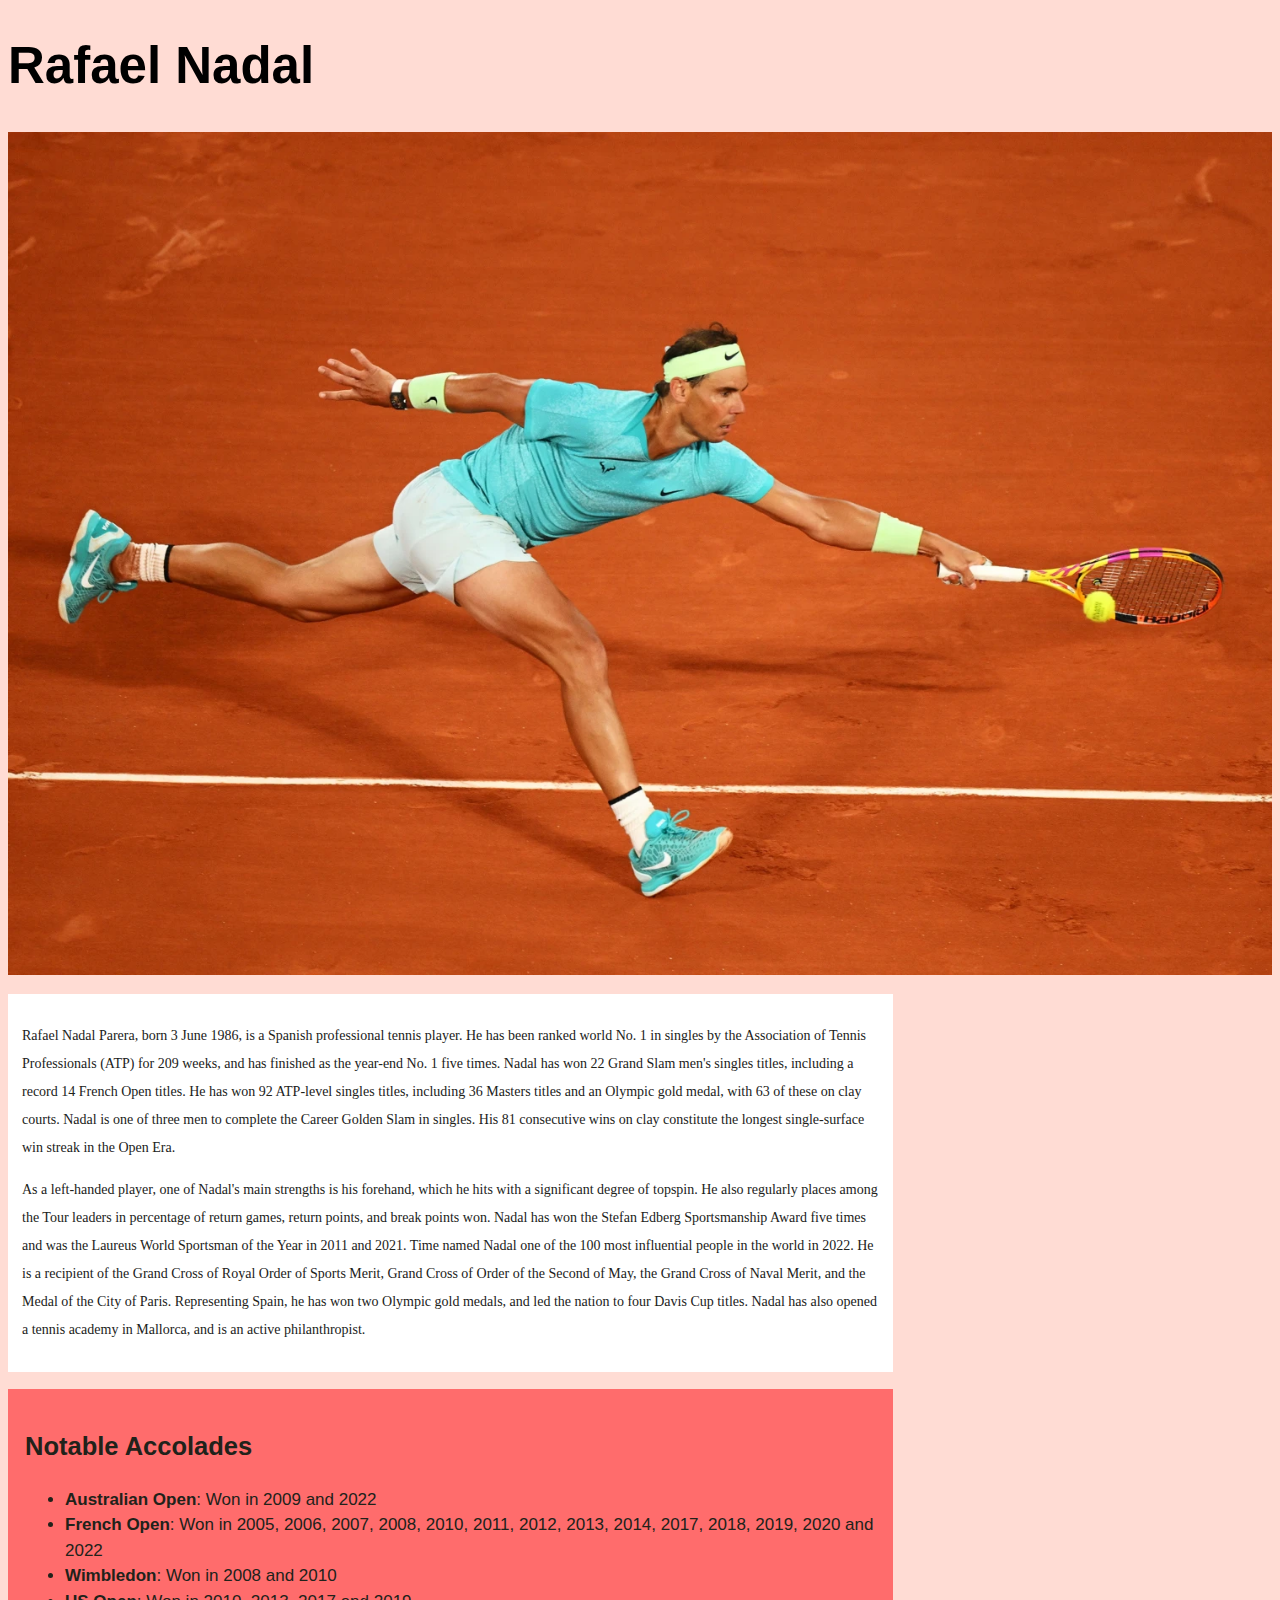
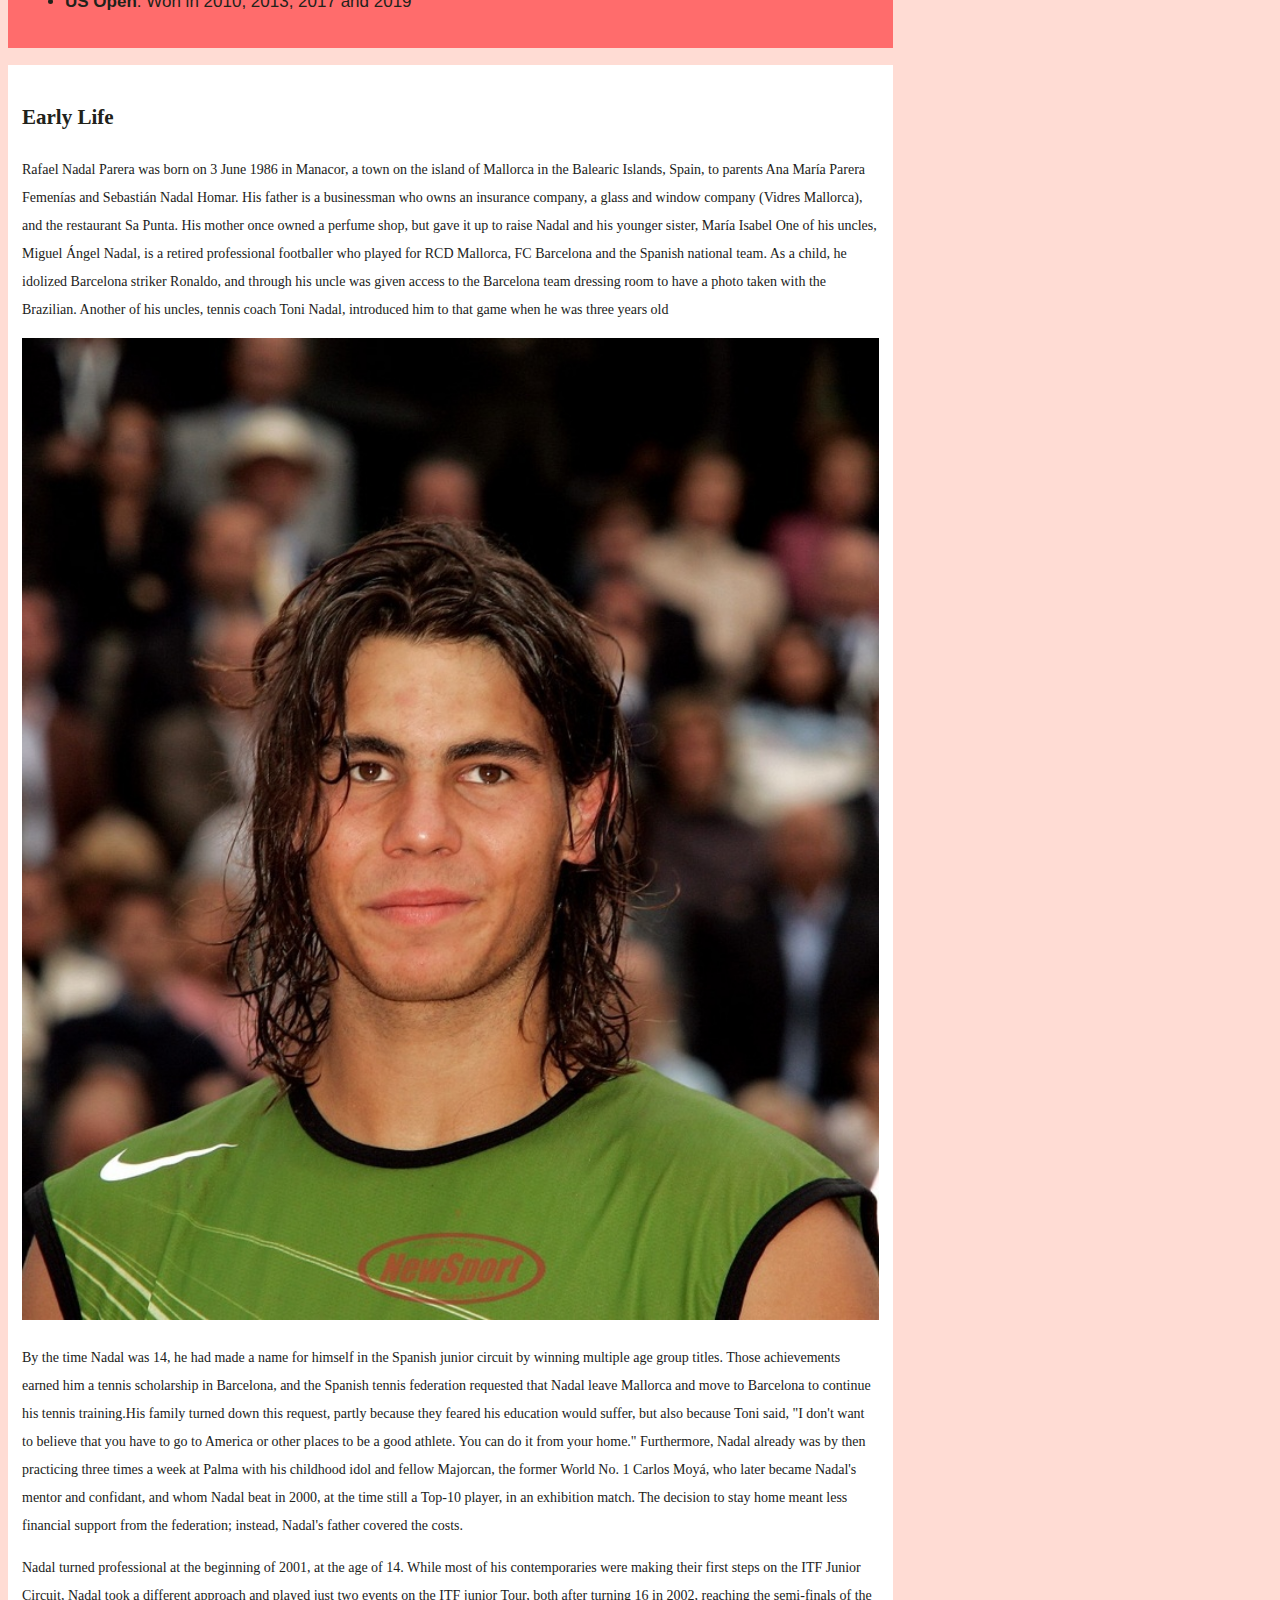
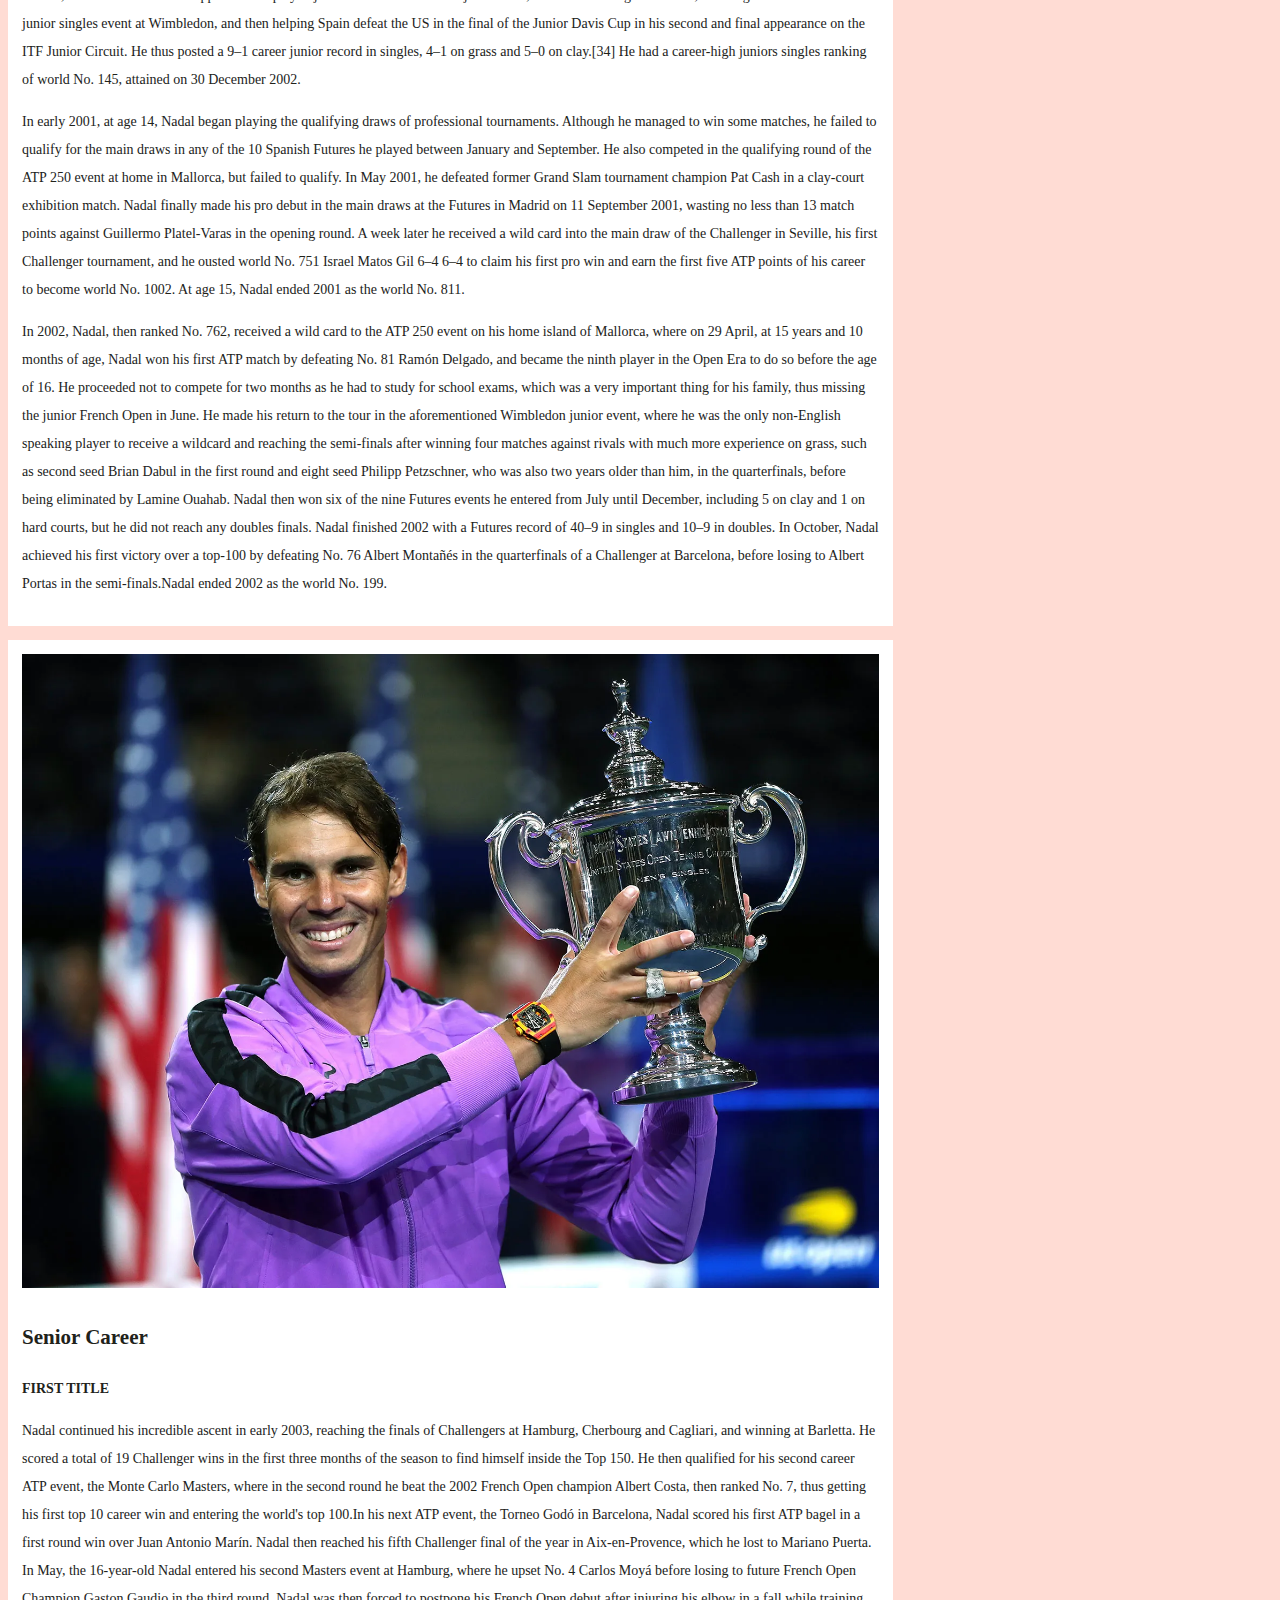
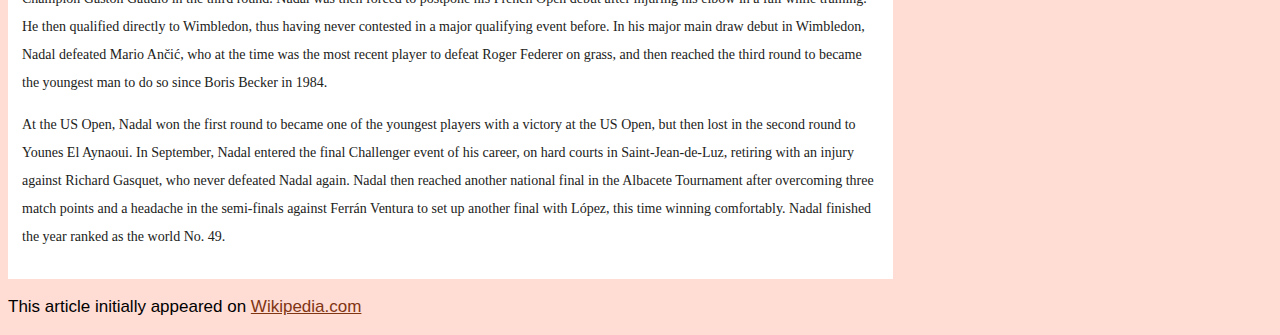
<file: article/index.html>
<!DOCTYPE html>
<html lang="en">
<head>
    <meta charset="UTF-8">
    <meta name="viewport" content="width=device-width, initial-scale=1.0">
    <title>Rafael Nadal</title>
    <link rel="stylesheet" href="css/style.css">

</head>

<body>
    <header>
        <h1>Rafael Nadal</h1>
        <img src="image/rafaelnadal_02.webp" alt="Rafael Nadal">
    </header>
    <main>
        <section class="bio">
            <p>Rafael Nadal Parera, born 3 June 1986, is a Spanish professional tennis player. He has been ranked world No. 1 in singles by the Association of Tennis Professionals (ATP) for 209 weeks, and has finished as the year-end No. 1 five times. Nadal has won 22 Grand Slam men's singles titles, including a record 14 French Open titles. He has won 92 ATP-level singles titles, including 36 Masters titles and an Olympic gold medal, with 63 of these on clay courts. Nadal is one of three men to complete the Career Golden Slam in singles. His 81 consecutive wins on clay constitute the longest single-surface win streak in the Open Era.</p>

            <p>As a left-handed player, one of Nadal's main strengths is his forehand, which he hits with a significant degree of topspin. He also regularly places among the Tour leaders in percentage of return games, return points, and break points won. Nadal has won the Stefan Edberg Sportsmanship Award five times and was the Laureus World Sportsman of the Year in 2011 and 2021. Time named Nadal one of the 100 most influential people in the world in 2022. He is a recipient of the Grand Cross of Royal Order of Sports Merit, Grand Cross of Order of the Second of May, the Grand Cross of Naval Merit, and the Medal of the City of Paris. Representing Spain, he has won two Olympic gold medals, and led the nation to four Davis Cup titles. Nadal has also opened a tennis academy in Mallorca, and is an active philanthropist.</p>
        </section>
        <section class="notable_accolades">
            <h2>Notable Accolades</h2>
            <ul>
                <li><b>Australian Open</b>:	Won in 2009 and 2022 </li>
                <li><b>French Open</b>: Won in 2005, 2006, 2007, 2008, 2010, 2011, 2012, 2013, 2014, 2017, 2018, 2019, 2020 and 2022 </li>	
                <li><b>Wimbledon</b>: Won in 2008 and 2010 </li>
                <li><b>US Open</b>: Won in 2010, 2013, 2017 and 2019</li>
            </ul>
        </section>
        <section class="early_life">
            <h2>Early Life</h2>
            <p>Rafael Nadal Parera was born on 3 June 1986 in Manacor, a town on the island of Mallorca in the Balearic Islands, Spain, to parents Ana María Parera Femenías and Sebastián Nadal Homar. His father is a businessman who owns an insurance company, a glass and window company (Vidres Mallorca), and the restaurant Sa Punta. His mother once owned a perfume shop, but gave it up to raise Nadal and his younger sister, María Isabel One of his uncles, Miguel Ángel Nadal, is a retired professional footballer who played for RCD Mallorca, FC Barcelona and the Spanish national team. As a child, he idolized Barcelona striker Ronaldo, and through his uncle was given access to the Barcelona team dressing room to have a photo taken with the Brazilian. Another of his uncles, tennis coach Toni Nadal, introduced him to that game when he was three years old</p>
        <img src="image/rafaelnadal_01.jpg" alt="Rafael Nadal">

        <p>By the time Nadal was 14, he had made a name for himself in the Spanish junior circuit by winning multiple age group titles. Those achievements earned him a tennis scholarship in Barcelona, and the Spanish tennis federation requested that Nadal leave Mallorca and move to Barcelona to continue his tennis training.His family turned down this request, partly because they feared his education would suffer, but also because Toni said, "I don't want to believe that you have to go to America or other places to be a good athlete. You can do it from your home." Furthermore, Nadal already was by then practicing three times a week at Palma with his childhood idol and fellow Majorcan, the former World No. 1 Carlos Moyá, who later became Nadal's mentor and confidant, and whom Nadal beat in 2000, at the time still a Top-10 player, in an exhibition match. The decision to stay home meant less financial support from the federation; instead, Nadal's father covered the costs.</p>

        <p>Nadal turned professional at the beginning of 2001, at the age of 14. While most of his contemporaries were making their first steps on the ITF Junior Circuit, Nadal took a different approach and played just two events on the ITF junior Tour, both after turning 16 in 2002, reaching the semi-finals of the junior singles event at Wimbledon, and then helping Spain defeat the US in the final of the Junior Davis Cup in his second and final appearance on the ITF Junior Circuit. He thus posted a 9–1 career junior record in singles, 4–1 on grass and 5–0 on clay.[34] He had a career-high juniors singles ranking of world No. 145, attained on 30 December 2002.</p>

        <p>In early 2001, at age 14, Nadal began playing the qualifying draws of professional tournaments. Although he managed to win some matches, he failed to qualify for the main draws in any of the 10 Spanish Futures he played between January and September. He also competed in the qualifying round of the ATP 250 event at home in Mallorca, but failed to qualify. In May 2001, he defeated former Grand Slam tournament champion Pat Cash in a clay-court exhibition match. Nadal finally made his pro debut in the main draws at the Futures in Madrid on 11 September 2001, wasting no less than 13 match points against Guillermo Platel-Varas in the opening round. A week later he received a wild card into the main draw of the Challenger in Seville, his first Challenger tournament, and he ousted world No. 751 Israel Matos Gil 6–4 6–4 to claim his first pro win and earn the first five ATP points of his career to become world No. 1002. At age 15, Nadal ended 2001 as the world No. 811.</p>

        <p>In 2002, Nadal, then ranked No. 762, received a wild card to the ATP 250 event on his home island of Mallorca, where on 29 April, at 15 years and 10 months of age, Nadal won his first ATP match by defeating No. 81 Ramón Delgado, and became the ninth player in the Open Era to do so before the age of 16. He proceeded not to compete for two months as he had to study for school exams, which was a very important thing for his family, thus missing the junior French Open in June. He made his return to the tour in the aforementioned Wimbledon junior event, where he was the only non-English speaking player to receive a wildcard and reaching the semi-finals after winning four matches against rivals with much more experience on grass, such as second seed Brian Dabul in the first round and eight seed Philipp Petzschner, who was also two years older than him, in the quarterfinals, before being eliminated by Lamine Ouahab. Nadal then won six of the nine Futures events he entered from July until December, including 5 on clay and 1 on hard courts, but he did not reach any doubles finals. Nadal finished 2002 with a Futures record of 40–9 in singles and 10–9 in doubles. In October, Nadal achieved his first victory over a top-100 by defeating No. 76 Albert Montañés in the quarterfinals of a Challenger at Barcelona, before losing to Albert Portas in the semi-finals.Nadal ended 2002 as the world No. 199.</p>
        </section>
    <section class="senior_career">
        <img src="image/rafaelnadal_03.jpg.webp">
        <h2>Senior Career</h2>

        <h3>First Title</h3>
        <p>Nadal continued his incredible ascent in early 2003, reaching the finals of Challengers at Hamburg, Cherbourg and Cagliari, and winning at Barletta. He scored a total of 19 Challenger wins in the first three months of the season to find himself inside the Top 150. He then qualified for his second career ATP event, the Monte Carlo Masters, where in the second round he beat the 2002 French Open champion Albert Costa, then ranked No. 7, thus getting his first top 10 career win and entering the world's top 100.In his next ATP event, the Torneo Godó in Barcelona, Nadal scored his first ATP bagel in a first round win over Juan Antonio Marín. Nadal then reached his fifth Challenger final of the year in Aix-en-Provence, which he lost to Mariano Puerta. In May, the 16-year-old Nadal entered his second Masters event at Hamburg, where he upset No. 4 Carlos Moyá before losing to future French Open Champion Gaston Gaudio in the third round. Nadal was then forced to postpone his French Open debut after injuring his elbow in a fall while training. He then qualified directly to Wimbledon, thus having never contested in a major qualifying event before. In his major main draw debut in Wimbledon, Nadal defeated Mario Ančić, who at the time was the most recent player to defeat Roger Federer on grass, and then reached the third round to became the youngest man to do so since Boris Becker in 1984.</p>
        <p>At the US Open, Nadal won the first round to became one of the youngest players with a victory at the US Open, but then lost in the second round to Younes El Aynaoui. In September, Nadal entered the final Challenger event of his career, on hard courts in Saint-Jean-de-Luz, retiring with an injury against Richard Gasquet, who never defeated Nadal again. Nadal then reached another national final in the Albacete Tournament after overcoming three match points and a headache in the semi-finals against Ferrán Ventura to set up another final with López, this time winning comfortably. Nadal finished the year ranked as the world No. 49.</p>
    </section>

    </main>
    <footer>
        <p>This article initially appeared on <a href="https://en.wikipedia.org/wiki/Rafael_Nadal">Wikipedia.com</a></p>
    </footer>

</body>

</html>
</file>
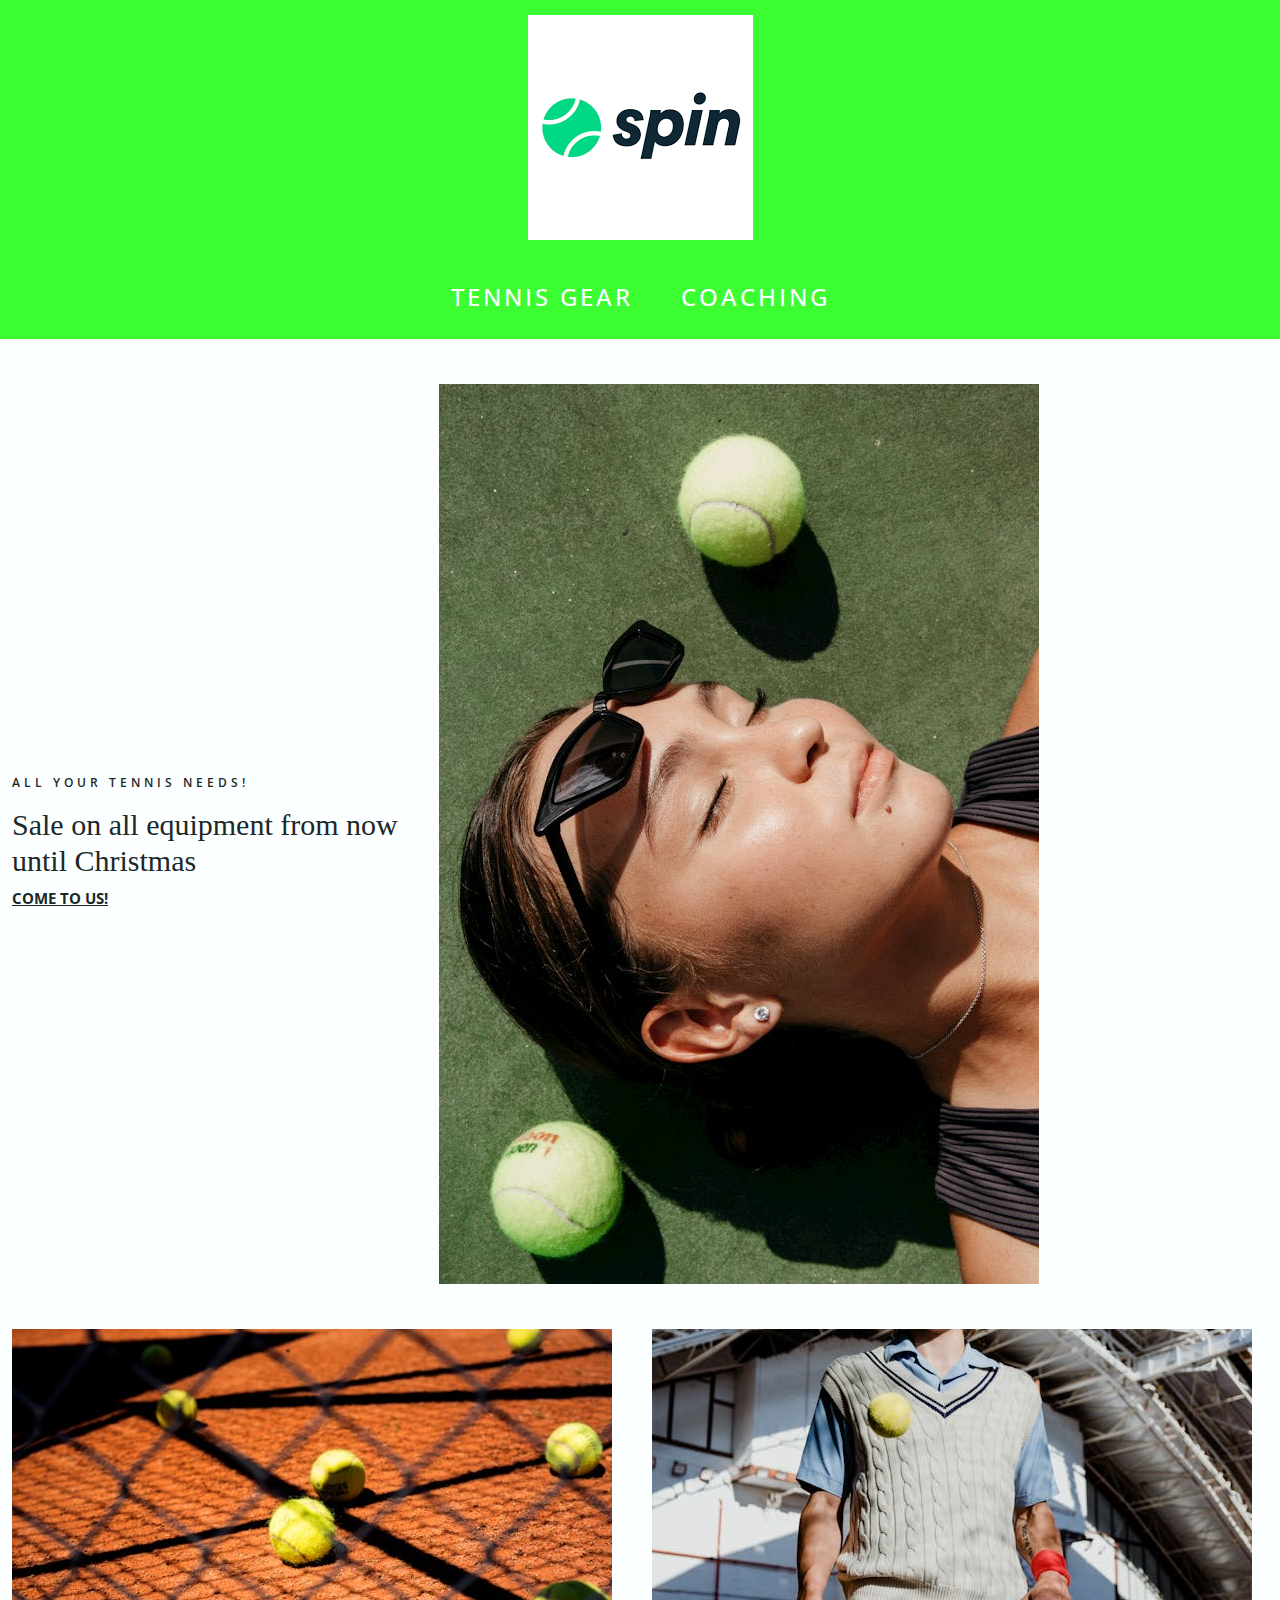
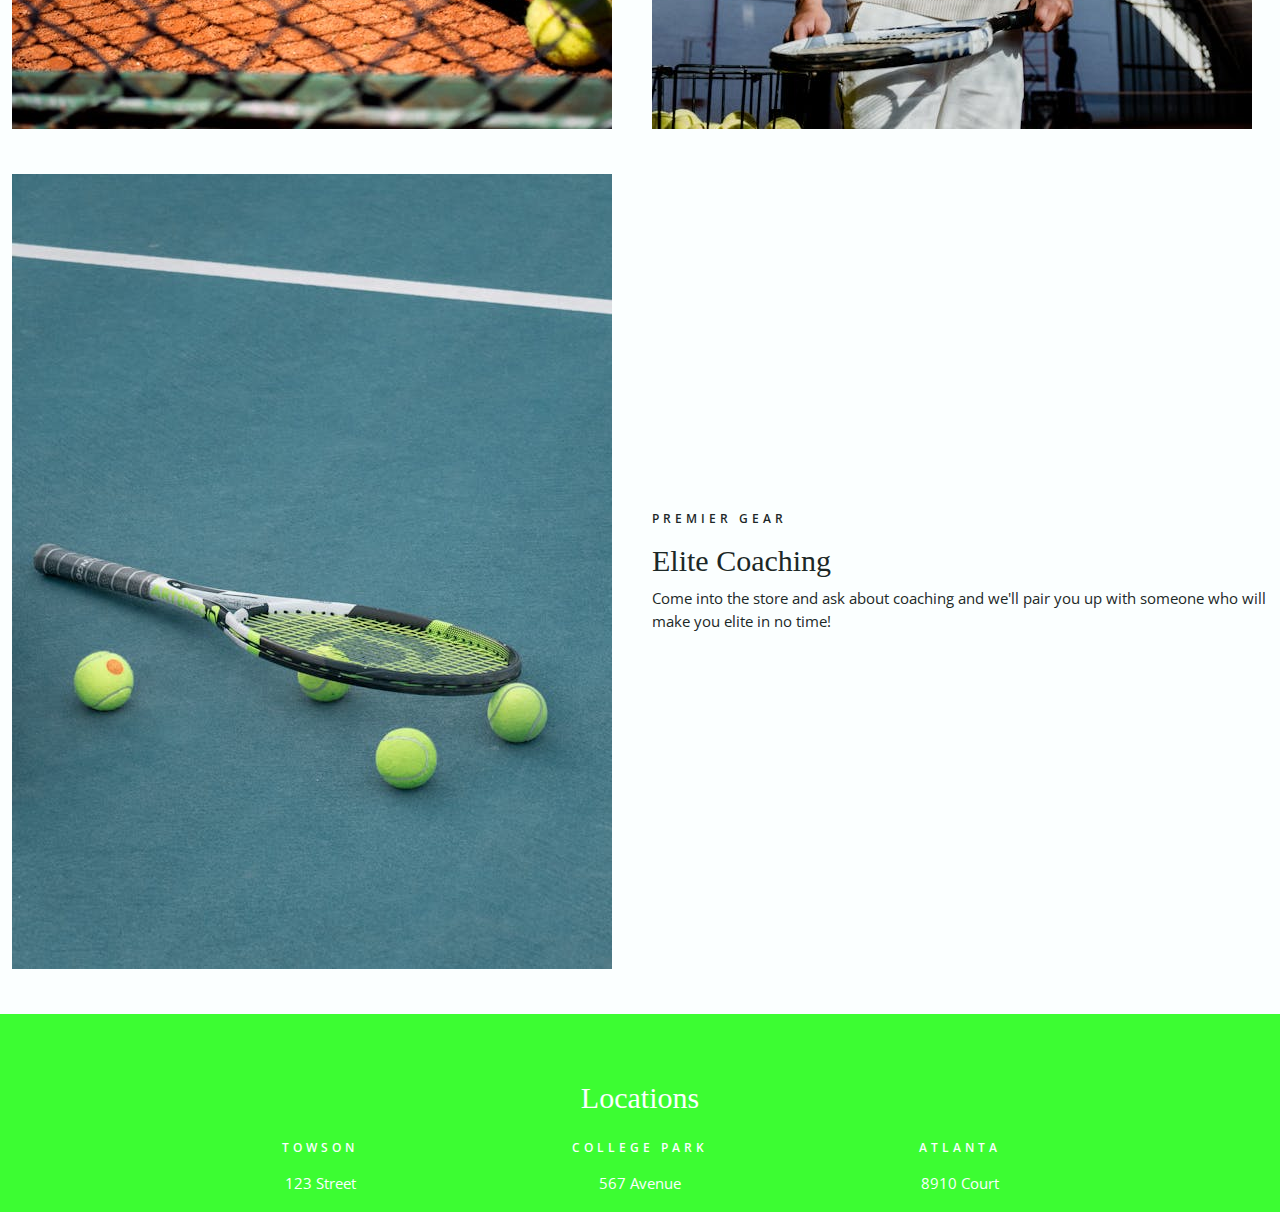
<file: business/index.html>
<!DOCTYPE html>
<html lang="en">

<head>
    <meta charset="UTF-8">
    <meta name="viewport" content="width=device-width, initial-scale=1.0">
    <title>Tennis Spin</title>

    <link href="https://cdn.jsdelivr.net/npm/bootstrap@5.3.3/dist/css/bootstrap.min.css" rel="stylesheet"
        integrity="sha384-QWTKZyjpPEjISv5WaRU9OFeRpok6YctnYmDr5pNlyT2bRjXh0JMhjY6hW+ALEwIH" crossorigin="anonymous">
    <link rel="stylesheet" href="css/style.css">

    <script src="https://cdn.jsdelivr.net/npm/@popperjs/core@2.11.8/dist/umd/popper.min.js"
        integrity="sha384-I7E8VVD/ismYTF4hNIPjVp/Zjvgyol6VFvRkX/vR+Vc4jQkC+hVqc2pM8ODewa9r"
        crossorigin="anonymous"></script>
    <script src="https://cdn.jsdelivr.net/npm/bootstrap@5.3.3/dist/js/bootstrap.min.js"
        integrity="sha384-0pUGZvbkm6XF6gxjEnlmuGrJXVbNuzT9qBBavbLwCsOGabYfZo0T0to5eqruptLy"
        crossorigin="anonymous"></script>
</head>

<body>
    <header>
        <img src="image/tennis_spin.png" alt="Tennis Spin" class="img-fluid">
        <nav class="nav justify-content-center">
            <a class="nav-link" href="#">Tennis Gear</a>
            <a class="nav-link" href="#">Coaching</a>
        </nav>
    </header>
    <main>
        <div class="container-fluid">
            <section class="row justify-content-evenly align-items-center">
                <div class="col-lg-4 col-md-6">
                    <b>All your tennis needs!</b>
                    <h2>Sale on all equipment from now until Christmas</h2>
                    <a href="#">Come to us!</a>
                </div>
                <div class="col-lg-8 col-md-6">
                    <img src="image/person_on_court.jpg" alt="Person On Court" class="img-fluid">
                </div>
            </section>
            <section class="row align-items-center">
                <div class="col-lg-6 col-md-6 col-sm-6">
                    <img src="image/balls_on_clay.jpg" alt="Balls on Clay" class="img-fluid">
                </div>
                <div class="col-lg-6 col-md-6 col-sm-6">
                    <img src="image/bouncing_ball_on_racket.jpg" alt="Bouncing Ball on Racket" class="img-fluid">
                </div>
            </section>
            <section class="row justify-content-center align-items-center ">
                <div class="col-lg-6 col-md-6 col-sm-12">
                    <img src="image/racket_balls_on_court.jpg" alt="Racket and Balls on Court" class="img-fluid">
                </div>
                <div class="col-lg-6 col-md-6 col-sm-12">
                    <b>Premier Gear</b>
                    <h2>Elite Coaching</h2>
                    <p>Come into the store and ask about coaching and we'll pair you up with someone who will make you
                        elite in no time!
                    </p>
                </div>
            </section>


        </div>
    </main>
    <footer class="container-fluid">
        <div class="row justify-content-center text-center">
            <h2>Locations</h2>
            <div class="col-md-3">
                <p><b>Towson</b>
                    <br>123 Street<br>
                </p>
            </div>
            <div class="col-md-3">
                <p><b>College Park</b>
                    <br>567 Avenue<br>
                </p>
            </div>
            <div class="col-md-3">
                <p><b>Atlanta</b>
                    <br>8910 Court<br>
                </p>
            </div>
        </div>
    </footer>
</body>

</html>
</file>
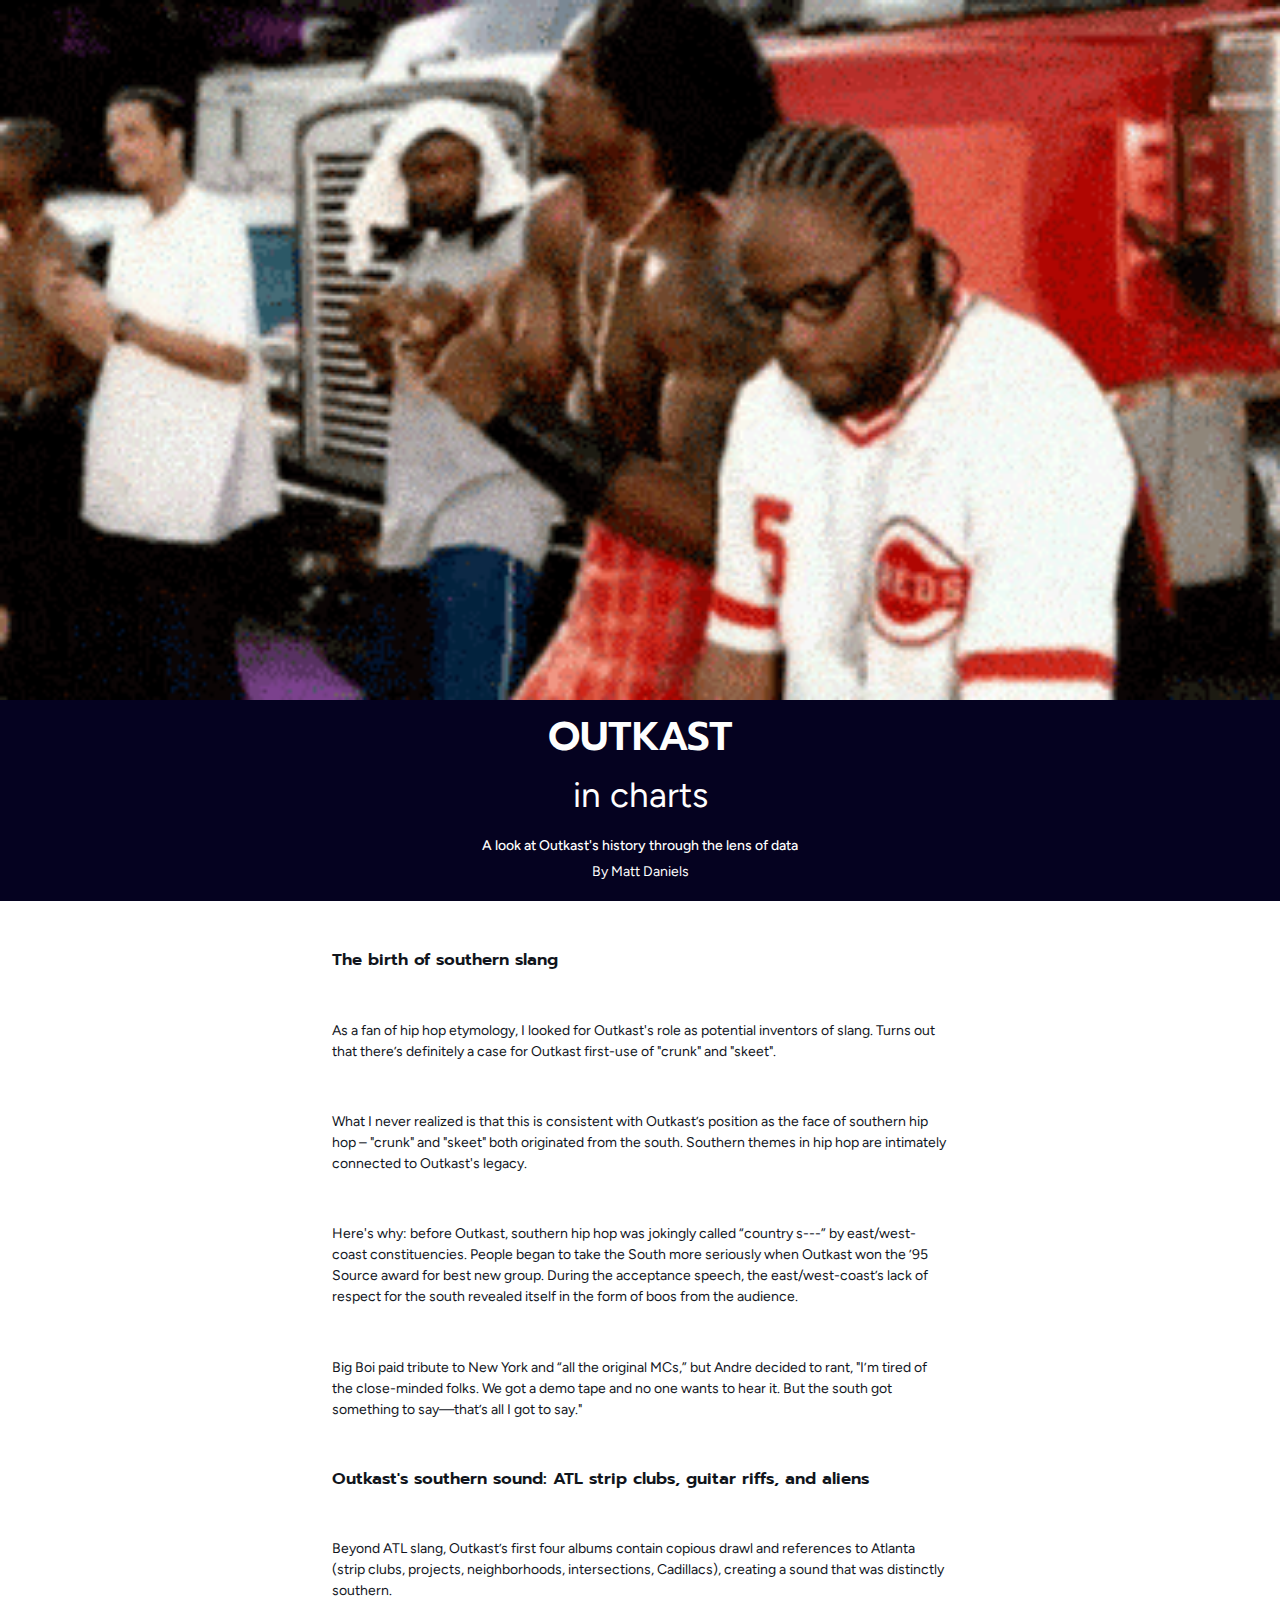
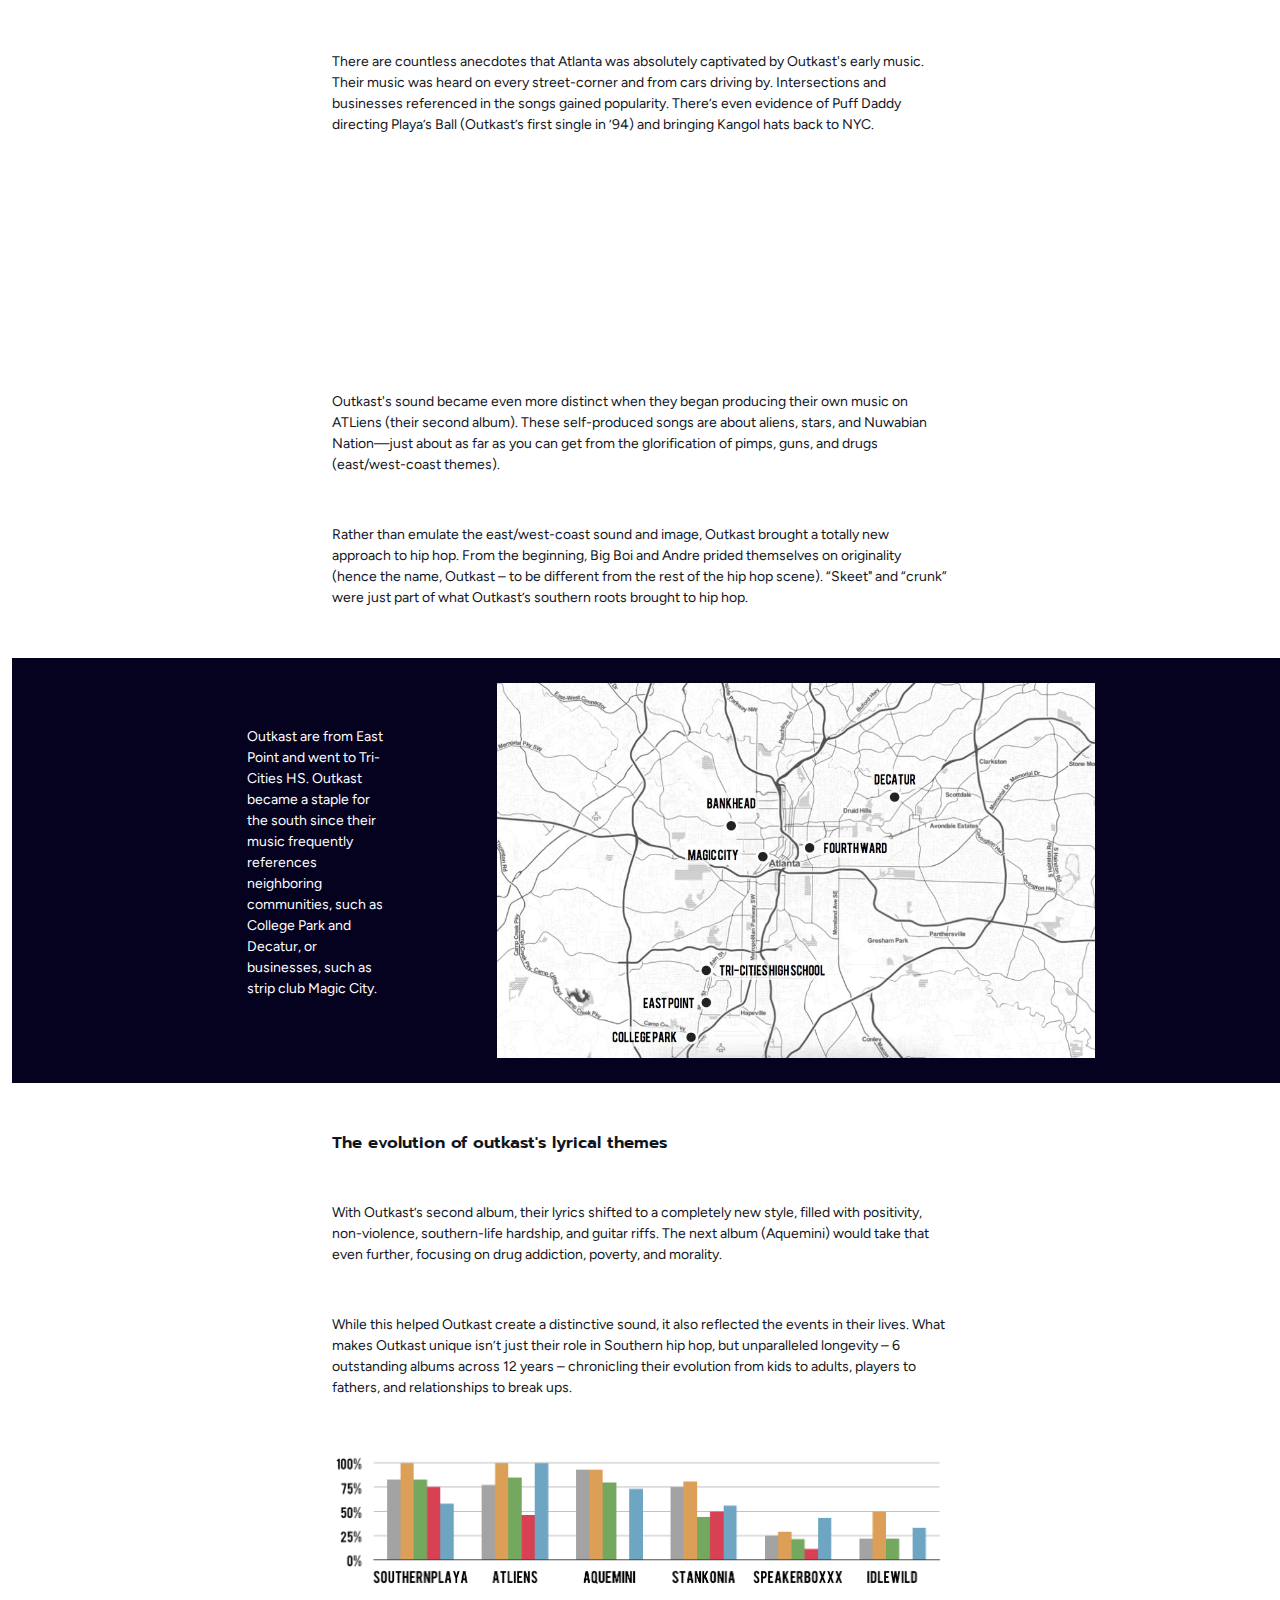
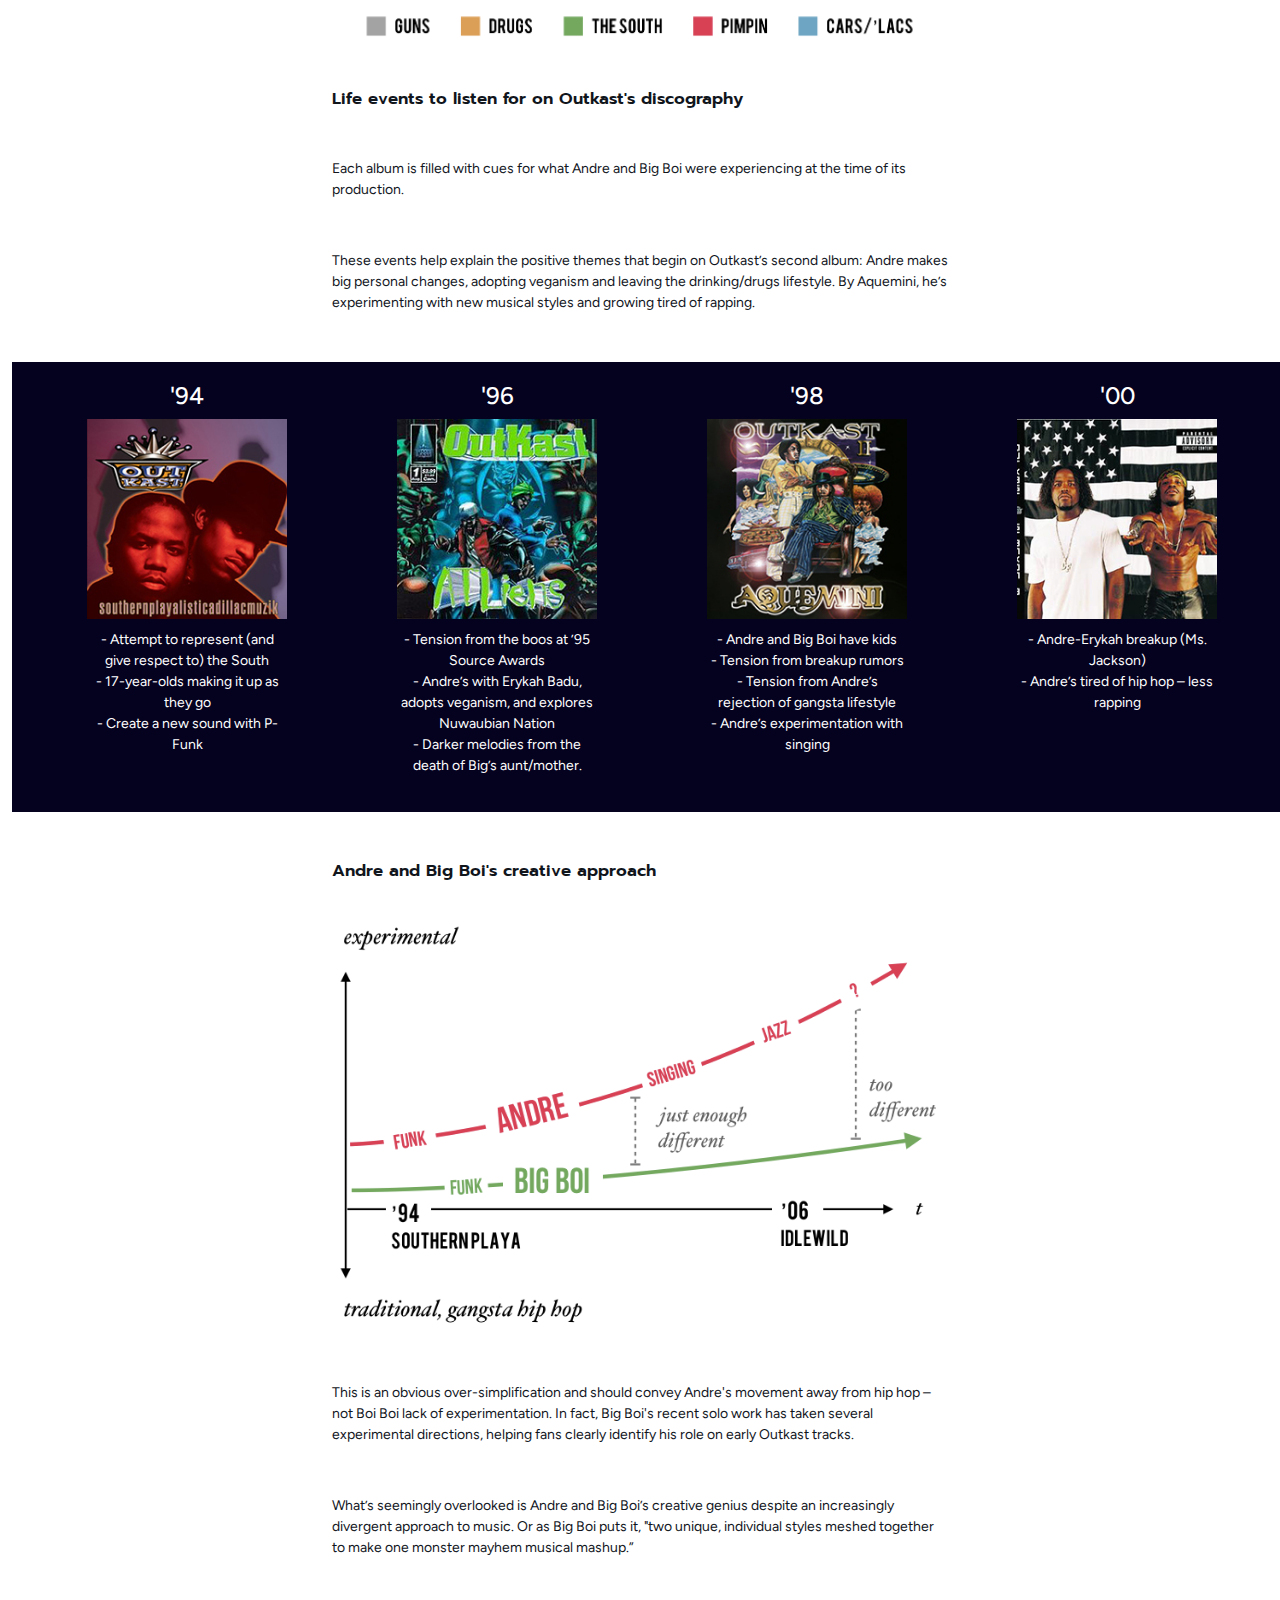
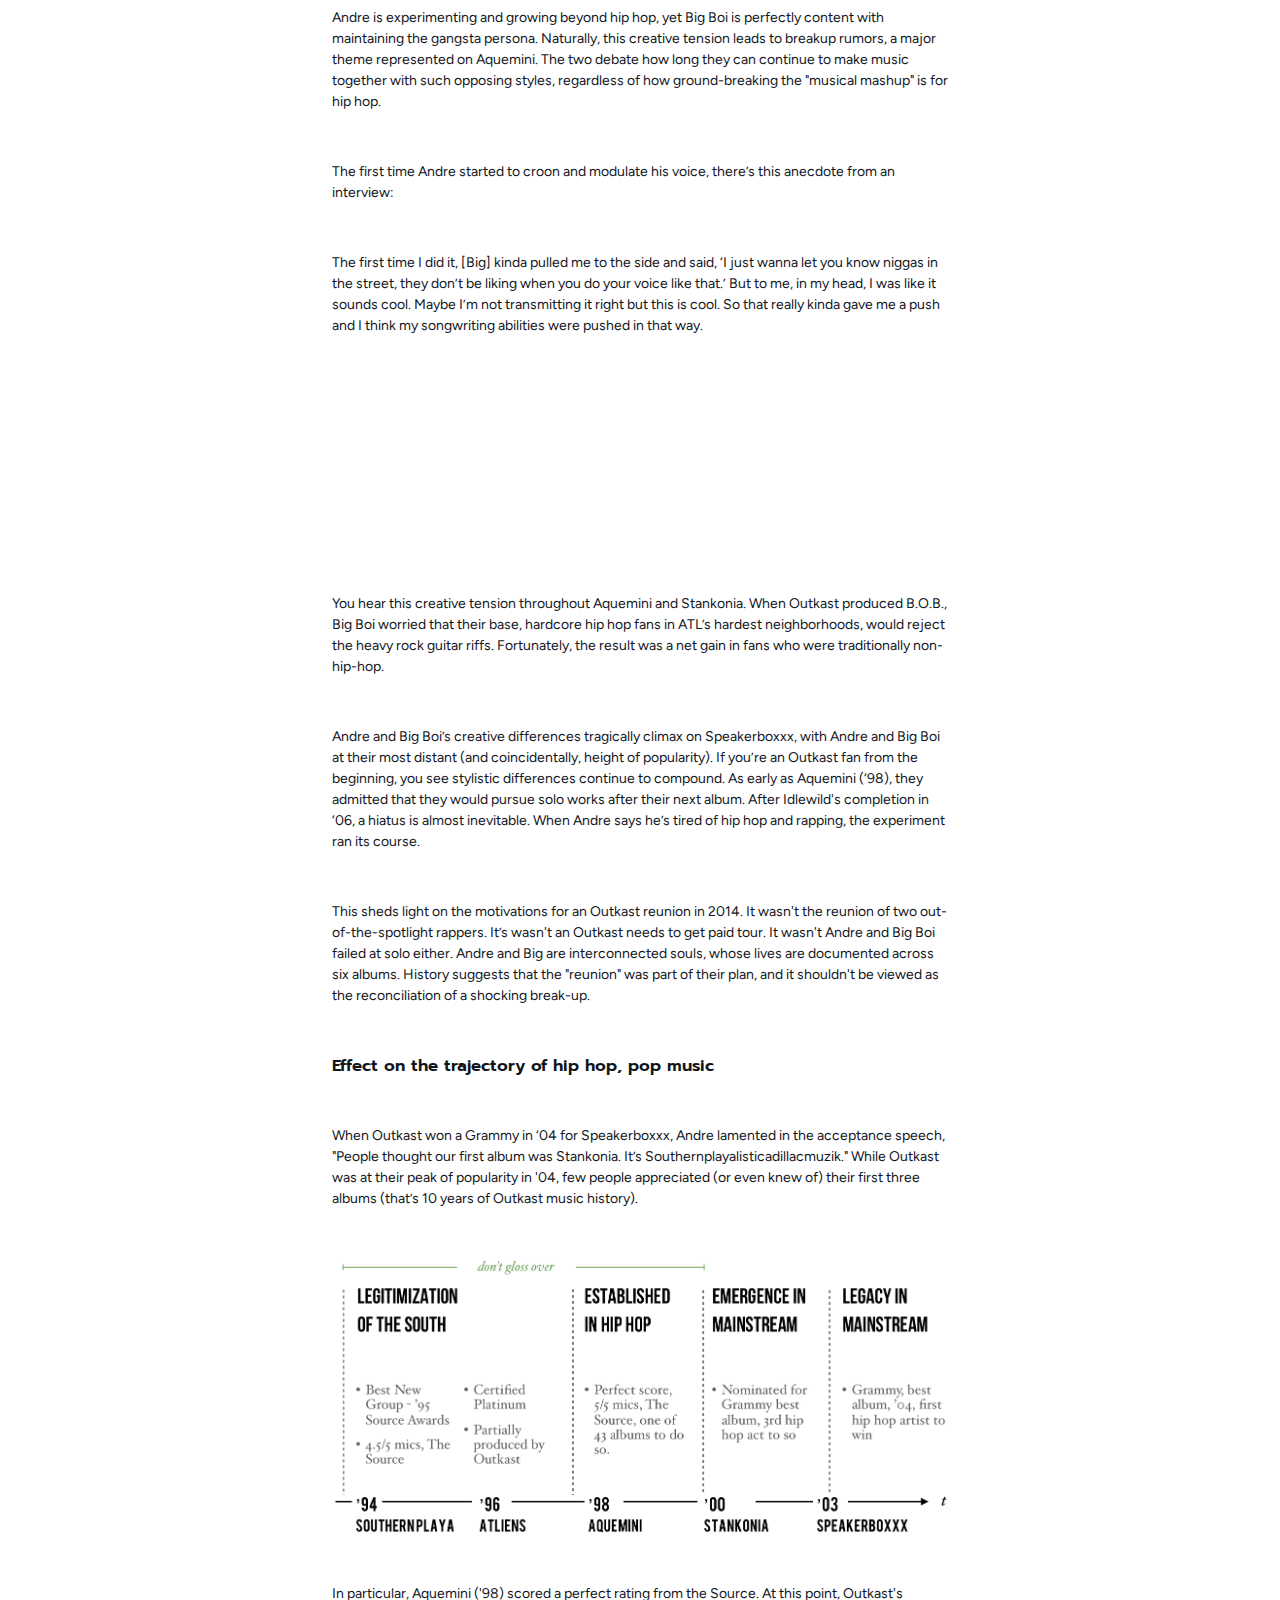
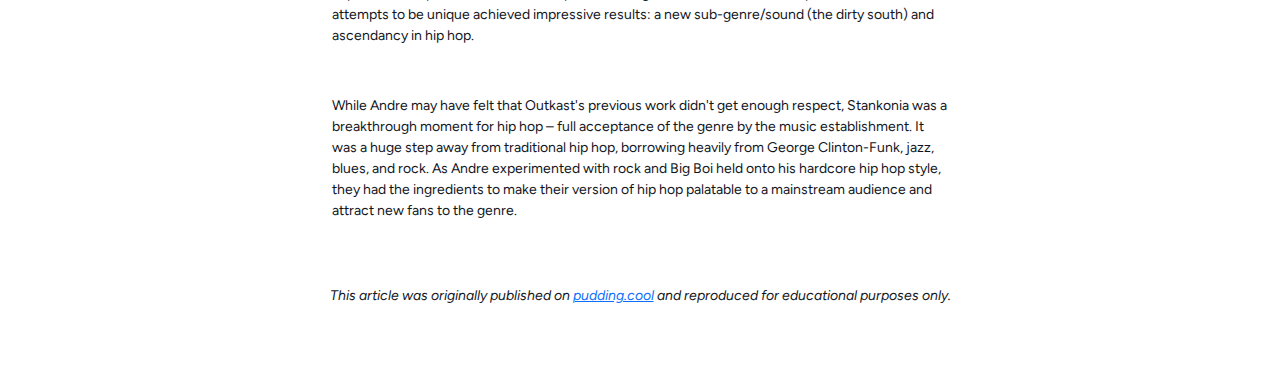
<file: midterm/index.html>
<!DOCTYPE html>
<html lang="en">

<head>
    <meta charset="UTF-8">
    <meta name="viewport" content="width=device-width, initial-scale=1.0">
    <title>Outkast, in charts</title>
    <link href="https://cdn.jsdelivr.net/npm/bootstrap@5.3.3/dist/css/bootstrap.min.css" rel="stylesheet"
        integrity="sha384-QWTKZyjpPEjISv5WaRU9OFeRpok6YctnYmDr5pNlyT2bRjXh0JMhjY6hW+ALEwIH" crossorigin="anonymous">
    <link rel="stylesheet" href="css/style.css">
    <script src="https://cdn.jsdelivr.net/npm/@popperjs/core@2.11.8/dist/umd/popper.min.js"
        integrity="sha384-I7E8VVD/ismYTF4hNIPjVp/Zjvgyol6VFvRkX/vR+Vc4jQkC+hVqc2pM8ODewa9r"
        crossorigin="anonymous"></script>
    <script src="https://cdn.jsdelivr.net/npm/bootstrap@5.3.3/dist/js/bootstrap.min.js"
        integrity="sha384-0pUGZvbkm6XF6gxjEnlmuGrJXVbNuzT9qBBavbLwCsOGabYfZo0T0to5eqruptLy"
        crossorigin="anonymous"></script>
</head>

<body>
    <header>
        <img src="images/outkast.gif" alt="Outkast" class="img-fluid">

        <div class="top text-center">
            <h1>OUTKAST</h1>
            <p>in charts</p>
        </div>
        <div class="bottom text-center">
            <h2>A look at Outkast's history through the lens of data</h2>
            <p>By Matt Daniels</p>
        </div>
    </header>
    <main>
        <div class="container">
            <section class="birth">
                <h3>The birth of southern slang</h3>
                <p>As a fan of hip hop etymology, I looked for Outkast's role as potential inventors of slang. Turns out
                    that there’s definitely a case for Outkast first-use of "crunk" and "skeet".</p>
                <p>What I never realized is that this is consistent with Outkast’s position as the face of southern hip
                    hop
                    – "crunk" and "skeet" both originated from the south. Southern themes in hip hop are intimately
                    connected to Outkast's legacy.</p>
                <p>Here's why: before Outkast, southern hip hop was jokingly called “country s---” by east/west-coast
                    constituencies. People began to take the South more seriously when Outkast won the ’95 Source award
                    for
                    best new group. During the acceptance speech, the east/west-coast’s lack of respect for the south
                    revealed itself in the form of boos from the audience.</p>
                <p>Big Boi paid tribute to New York and “all the original MCs,” but Andre decided to rant, "I’m tired of
                    the
                    close-minded folks. We got a demo tape and no one wants to hear it. But the south got something to
                    say—that’s all I got to say."</p>
                <h3>Outkast's southern sound: ATL strip clubs, guitar riffs, and aliens</h3>
                <p>Beyond ATL slang, Outkast’s first four albums contain copious drawl and references to Atlanta (strip
                    clubs, projects, neighborhoods, intersections, Cadillacs), creating a sound that was distinctly
                    southern. </p>
                <p> There are countless anecdotes that Atlanta was absolutely captivated by Outkast's early music. Their
                    music was heard on every street-corner and from cars driving by. Intersections and businesses
                    referenced
                    in the songs gained popularity. There’s even evidence of Puff Daddy directing Playa’s Ball
                    (Outkast’s
                    first single in ’94) and bringing Kangol hats back to NYC. </p>

                <iframe style="border-radius:12px"
                    src="https://open.spotify.com/embed/track/3HTaKftetB9nQ4Vv3KnmvU?utm_source=generator" width="100%"
                    height="152" frameBorder="0" allowfullscreen=""
                    allow="autoplay; clipboard-write; encrypted-media; fullscreen; picture-in-picture"
                    loading="lazy"></iframe>


                <p> Outkast's sound became even more distinct when they began producing their own music on ATLiens
                    (their
                    second album). These self-produced songs are about aliens, stars, and Nuwabian Nation—just about as
                    far
                    as you can get from the glorification of pimps, guns, and drugs (east/west-coast themes). </p>
                <p>Rather than emulate the east/west-coast sound and image, Outkast brought a totally new approach to
                    hip
                    hop. From the beginning, Big Boi and Andre prided themselves on originality (hence the name, Outkast
                    –
                    to be different from the rest of the hip hop scene). “Skeet" and “crunk” were just part of what
                    Outkast’s southern roots brought to hip hop. </p>
            </section>
        </div>

        <div class="container-fluid">
            <section class="map justify-content-center align-items-center ">
                <div class="col-md-2">
                    <p>Outkast are from East Point and went to Tri-Cities HS. Outkast became a staple for the south
                        since their music frequently references neighboring communities, such as College Park and
                        Decatur, or businesses, such as strip club Magic City. </p>
                </div>
                <div class="col-md-7">
                    <img src="images/map.png" alt="Map" class="img-fluid">
                </div>
            </section>
        </div>
        <div class="container">
            <section class="evolution">
                <h3>The evolution of outkast's lyrical themes</h3>
                <p>With Outkast’s second album, their lyrics shifted to a completely new style, filled with
                    positivity,
                    non-violence, southern-life hardship, and guitar riffs. The next album (Aquemini) would take
                    that even
                    further, focusing on drug addiction, poverty, and morality. </p>
                <p>While this helped Outkast create a distinctive sound, it also reflected the events in their
                    lives. What
                    makes Outkast unique isn’t just their role in Southern hip hop, but unparalleled longevity – 6
                    outstanding albums across 12 years – chronicling their evolution from kids to adults, players to
                    fathers, and relationships to break ups. </p>


                <img src="images/themes.png" alt="Themes" class="img-fluid">

                <h3>Life events to listen for on Outkast's discography</h3>
                <p>Each album is filled with cues for what Andre and Big Boi were experiencing at the time of its
                    production.
                <p>These events help explain the positive themes that begin on Outkast’s second album: Andre makes big
                    personal changes, adopting veganism and leaving the drinking/drugs lifestyle. By Aquemini, he’s
                    experimenting with new musical styles and growing tired of rapping. </p>
            </section>
        </div>
        <div class="container-fluid">
            <section class="albums">
                <div class="album-item">
                    <h4>'94</h4>
                    <img src="images/94.jpg" alt="1994" class="img-fluid">
                    <p>- Attempt to represent (and give respect to) the South<br> - 17-year-olds making it up as
                        they
                        go<br> - Create a new sound with P-Funk</p>
                </div>

                <div class="album-item">
                    <h4>'96</h4>
                    <img src="images/96.jpg" alt="1996" class="img-fluid">
                    <p>- Tension from the boos at ’95 Source Awards <br> - Andre’s with Erykah Badu, adopts
                        veganism,
                        and explores Nuwaubian Nation<br> - Darker melodies from the death of Big’s aunt/mother.
                    </p>
                </div>


                <div class="album-item">
                    <h4>'98</h4>
                    <img src="images/98.jpg" alt="1998" class="img-fluid">
                    <p>- Andre and Big Boi have kids <br> - Tension from breakup rumors <br> - Tension from Andre’s
                        rejection of gangsta lifestyle <br> - Andre’s experimentation with singing </p>
                </div>

                <div class="album-item">
                    <h4>'00</h4>
                    <img src="images/00.jpg" alt="2000" class="img-fluid">
                    <p>- Andre-Erykah breakup (Ms. Jackson) <br> - Andre’s tired of hip hop – less rapping </p>
                </div>
        </div>
        </section>
        <div class="container">
            <section class="creative">
                <h3>Andre and Big Boi's creative approach</h3>
                <img src="images/approach.png" alt="Approach" class="img-fluid">
                <p>This is an obvious over-simplification and should convey Andre's movement away from hip hop –
                    not Boi Boi lack of experimentation. In fact, Big Boi's recent solo work has taken several
                    experimental
                    directions, helping fans clearly identify his role on early Outkast tracks. </p>
                <p>What’s seemingly overlooked is Andre and Big Boi’s creative genius despite an increasingly divergent
                    approach to music. Or as Big Boi puts it, "two unique, individual styles meshed together to make one
                    monster mayhem musical mashup.”</p>
                <p> Andre is experimenting and growing beyond hip hop, yet Big Boi is perfectly content with maintaining
                    the
                    gangsta persona. Naturally, this creative tension leads to breakup rumors, a major theme represented
                    on
                    Aquemini. The two debate how long they can continue to make music together with such opposing
                    styles,
                    regardless of how ground-breaking the "musical mashup" is for hip hop. </p>
                <p> The first time Andre started to croon and modulate his voice, there’s this anecdote from an
                    interview:
                </p>
                <p> The first time I did it, [Big] kinda pulled me to the side and said, ‘I just wanna let you know
                    niggas
                    in the street, they don’t be liking when you do your voice like that.’ But to me, in my head, I was
                    like
                    it sounds cool. Maybe I’m not transmitting it right but this is cool. So that really kinda gave me a
                    push and I think my songwriting abilities were pushed in that way. </p>

                <iframe style="border-radius:12px"
                    src="https://open.spotify.com/embed/track/3sQDstyMhCcDJ3mY6onZez?utm_source=generator" width="100%"
                    height="152" frameBorder="0" allowfullscreen=""
                    allow="autoplay; clipboard-write; encrypted-media; fullscreen; picture-in-picture"
                    loading="lazy"></iframe>


                <p>You hear this creative tension throughout Aquemini and Stankonia. When Outkast produced B.O.B., Big
                    Boi
                    worried that their base, hardcore hip hop fans in ATL’s hardest neighborhoods, would reject the
                    heavy
                    rock guitar riffs. Fortunately, the result was a net gain in fans who were traditionally
                    non-hip-hop.
                </p>
                <p> Andre and Big Boi’s creative differences tragically climax on Speakerboxxx, with Andre and Big Boi
                    at
                    their most distant (and coincidentally, height of popularity). If you’re an Outkast fan from the
                    beginning, you see stylistic differences continue to compound. As early as Aquemini (‘98), they
                    admitted
                    that they would pursue solo works after their next album. After Idlewild's completion in ‘06, a
                    hiatus
                    is almost inevitable. When Andre says he’s tired of hip hop and rapping, the experiment ran its
                    course.
                </p>
                <p> This sheds light on the motivations for an Outkast reunion in 2014. It wasn't the reunion of two
                    out-of-the-spotlight rappers. It’s wasn't an Outkast needs to get paid tour. It wasn't Andre and Big
                    Boi
                    failed at solo either. Andre and Big are interconnected souls, whose lives are documented across six
                    albums. History suggests that the "reunion" was part of their plan, and it shouldn't be viewed as
                    the
                    reconciliation of a shocking break-up. </p>
                <h3>Effect on the trajectory of hip hop, pop music</h3>
                <p>When Outkast won a Grammy in ‘04 for Speakerboxxx, Andre lamented in the acceptance speech, "People
                    thought our first album was Stankonia. It’s Southernplayalisticadillacmuzik." While Outkast was at
                    their
                    peak of popularity in '04, few people appreciated (or even knew of) their first three albums (that’s
                    10
                    years of Outkast music history). </p>

                <img src="images/trajectory.png" alt="Trajectory" class="img-fluid">

                <p> In particular, Aquemini ('98) scored a perfect rating from the Source. At this point, Outkast's
                    attempts
                    to be unique achieved impressive results: a new sub-genre/sound (the dirty south) and ascendancy in
                    hip
                    hop. </p>
                <p> While Andre may have felt that Outkast's previous work didn't get enough respect, Stankonia was a
                    breakthrough moment for hip hop – full acceptance of the genre by the music establishment. It was a
                    huge
                    step away from traditional hip hop, borrowing heavily from George Clinton-Funk, jazz, blues, and
                    rock.
                    As Andre experimented with rock and Big Boi held onto his hardcore hip hop style, they had the
                    ingredients to make their version of hip hop palatable to a mainstream audience and attract new fans
                    to
                    the genre. </p>
        </div>
        </section>

    </main>


    <footer>
        <p><i>This article was originally published on <a href="https://pudding.cool/2017/03/outkast/">pudding.cool</a>
                and
                reproduced for educational purposes only.</i></p>

        </div>

    </footer>


</body>

</html>
</file>
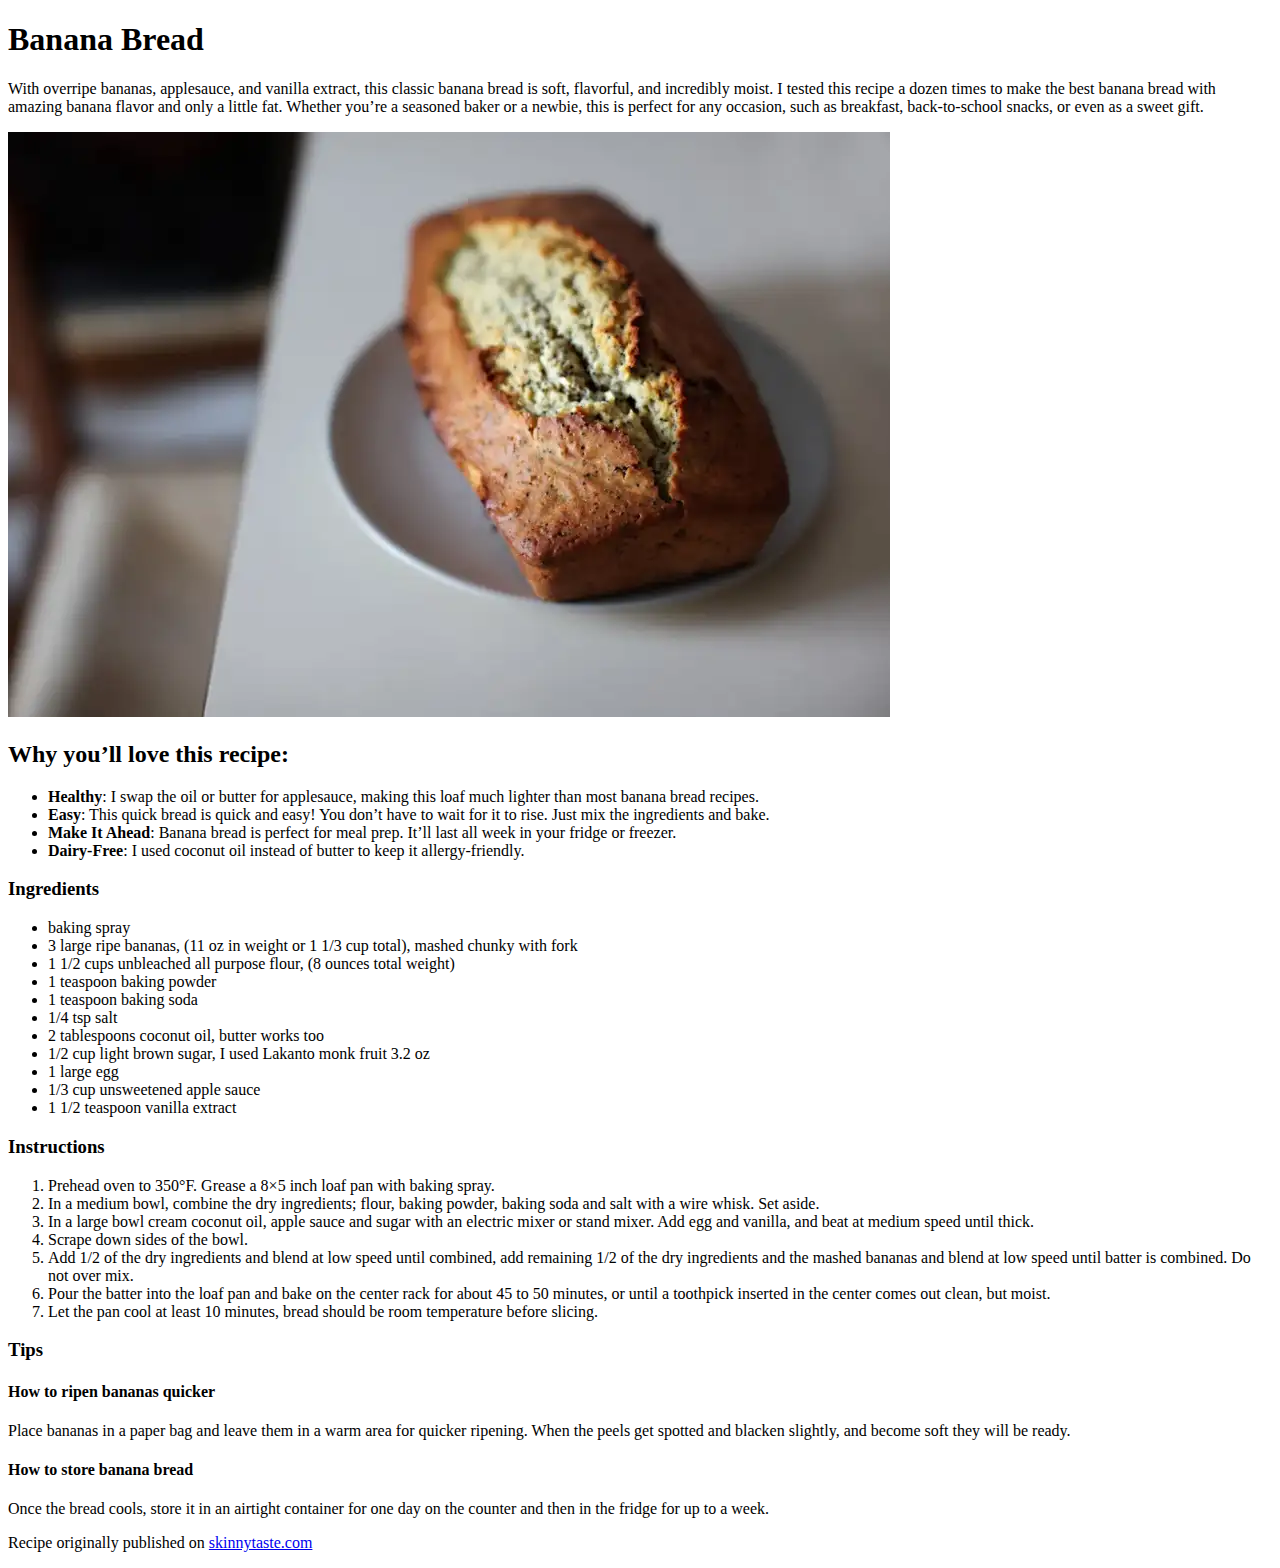
<file: recipe/index.html>
<!DOCTYPE html>
<html lang="en">
<head>
    <meta charset="UTF-8">
    <meta name="viewport" content="width=device-width, initial-scale=1.0">
    <title>Banana Bread</title>
</head>
<body>

    <h1>Banana Bread</h1>

    <p>With overripe bananas, applesauce, and vanilla extract, this classic banana bread is soft, flavorful, and incredibly moist. I tested this recipe a dozen times to make the best banana bread with amazing banana flavor and only a little fat. Whether you’re a seasoned baker or a newbie, this is perfect for any occasion, such as breakfast, back-to-school snacks, or even as a sweet gift.</p>

<img src="image/bananabread.webp" alt="Banana Bread">

<h2>Why you’ll love this recipe:</h2>

    <ul>
        <li><b>Healthy</b>: I swap the oil or butter for applesauce, making this loaf much lighter than most banana bread recipes.</li>   
        <li><b>Easy</b>: This quick bread is quick and easy! You don’t have to wait for it to rise. Just mix the ingredients and bake.</li>
        <li><b>Make It Ahead</b>: Banana bread is perfect for meal prep. It’ll last all week in your fridge or freezer.</li> 
        <li><b>Dairy-Free</b>: I used coconut oil instead of butter to keep it allergy-friendly.</li>
    </ul>

    <h3>Ingredients</h3>

        <ul> <li>baking spray</li>

            <li>3 large ripe bananas, (11 oz in weight or 1 1/3 cup total), mashed chunky with fork</li>
    
            <li>1 1/2 cups unbleached all purpose flour, (8 ounces total weight)</li>
    
            <li>1 teaspoon baking powder</li> 
    
            <li>1 teaspoon baking soda</li>
    
            <li>1/4 tsp salt</li>
    
            <li>2 tablespoons coconut oil, butter works too</li>
    
            <li>1/2 cup light brown sugar, I used Lakanto monk fruit 3.2 oz</li>
    
            <li>1 large egg</li>
    
            <li>1/3 cup unsweetened apple sauce</li>
    
            <li>1 1/2 teaspoon vanilla extract</li></ul>
        
    
<h3>Instructions</h3>
    <ol>
        
        <li>Prehead oven to 350°F. Grease a 8×5 inch loaf pan with baking spray.</li> 

        <li>In a medium bowl, combine the dry ingredients; flour, baking powder, baking soda and salt with a wire whisk. Set aside.</li> 
        
        <li>In a large bowl cream coconut oil, apple sauce and sugar with an electric mixer or stand mixer. Add egg and vanilla, and beat at medium speed until thick.</li>
        
        <li>Scrape down sides of the bowl.</li>
        
        <li>Add 1/2 of the dry ingredients and blend at low speed until combined, add remaining 1/2 of the dry ingredients and the mashed bananas and blend at low speed until batter is combined. Do not over mix.</li>
        
        <li>Pour the batter into the loaf pan and bake on the center rack for about 45 to 50 minutes, or until a toothpick inserted in the center comes out clean, but moist.</li>
        
        <li>Let the pan cool at least 10 minutes, bread should be room temperature before slicing.</li>
    </ol>
    
    <h3>Tips</h3>
    <h4>How to ripen bananas quicker</h4>
    <p>Place bananas in a paper bag and leave them in a warm area for quicker ripening. When the peels get spotted and blacken slightly, and become soft they will be ready.</p>
    <h4>How to store banana bread</h4>
    <p>Once the bread cools, store it in an airtight container for one day on the counter and then in the fridge for up to a week.</p>

    <p>Recipe originally published on <a
        href="https://skinnytaste.com">skinnytaste.com</a></p>
</file>
<file: article/css/style.css>
body {
    font-family: Arial, Helvetica, sans-serif;
    font-size: 17px;
    line-height: 1.25;
    background-color: #FFDCD4;
}

h1 {
    font-size: 3em;
}

.bio {
    font-family: 'Times New Roman', Times, serif;
    background-color: #ffffff;
    padding: 1em;
    font-size: 14px;
    line-height: 2;
    color: #21221A;
}

h3 {
    text-transform: uppercase;
    font-size: 1em;
}

.notable_accolades {
    background-color: #ff6c6c;
    padding: 1em;
    font-size: 1em;
    line-height: 1.5;
    color: #21221A;
}

.early_life {
    font-family: 'Times New Roman', Times, serif;
    background-color: #ffffff;
    padding: 1em;
    font-size: 14px;
    line-height: 2;
    color: #21221A;
}

.senior_career {
    font-family: 'Times New Roman', Times, serif;
    background-color: #ffffff;
    padding: 1em;
    font-size: 14px;
    line-height: 2;
    color: #21221A;
}

section {
    margin: 1em 0;
}

main {
    width: 70%;
}

img {
    width: 100%;
}

a {
    color: #803513;
}
</file>
<file: business/css/style.css>
@import url('https://fonts.googleapis.com/css2?family=Open+Sans:ital,wght@0,300..800;1,300..800&display=swap');

body {
    background-color: #3cfd32;
    color: #FBFFFF;
    font-family: "Open Sans", sans-serif;
    font-size: 15px;
}

main {
    background-color: #FBFFFF;
    color: #1C2827;
}

main,
section {
    padding: 1.5em 0;
    font-size: 1em;
}

header{
    font-size: 2em;
}

header img {
    padding: .5em 0;
    margin: 0 auto;
    display: block;
}

.nav-link {
    color: #FBFFFF;
    letter-spacing: 3px;
    padding: 1em;
    font-weight: 500;
    font-size: .8em;
}

.nav-link:hover {
    color: #00d5d5;
}

h2 {
    font-family: "Times New Roman";
    font-size: 2em;
    padding: 0;
}

b {
    text-transform: uppercase;
    font-weight: 600;
    font-size: .8em;
    letter-spacing: 4px;
    line-height: 4;
}

a {
    text-transform: uppercase;
    color: #1C2827;
    font-size: 1em;
    font-weight: 700;
}

footer {
    padding: .1em;
    margin-top: 5%;

}
</file>
<file: midterm/css/style.css>
@import url('https://fonts.googleapis.com/css2?family=Figtree:ital,wght@0,300..900;1,300..900&family=Sixtyfour+Convergence&display=swap');

@import url('https://fonts.googleapis.com/css2?family=Figtree:ital,wght@0,300..900;1,300..900&family=Prompt:ital,wght@0,100;0,200;0,300;0,400;0,500;0,600;0,700;0,800;0,900;1,100;1,200;1,300;1,400;1,500;1,600;1,700;1,800;1,900&family=Sixtyfour+Convergence&display=swap');

body {
    font-family: 'Figtree', sans-serif;
    font-size: 14px;
    color: #11151C;
}

h1,
h3 {
    font-family: 'Prompt', sans-serif;
    font-weight: 600;
}

h1 {
    margin-top: 1%;
}

h2 {
    margin-bottom: 0.5%;
}

h3 {
    font-size: 1.2em;
    margin: 9% 0 5%;
}

.container {
    width: 50%;
}

header {
    background-color: #050220;
    color: #FEFEFE;
    text-align: center;
}

header img,
.chart img {
    display: block;
    margin: 0 auto;
    width: 100%;

}

.top p {
    font-size: 2.5em;
}

.bottom h2 {
    font-size: 1em;
}

.bottom p {
    padding-bottom: 1.5%;
}

.birth h3 {
    margin-top: 8%;
}

.birth p {
    margin: 8% 0;
}

.map {
    display: flex;
    background-color: #050220;
    color: #FFF;
    padding: 15px 0;
    width: 100vw;
    text-align: left;
    justify-content: center;
}

.map img {
    width: 80%;
    margin: 10px 20px 10px 15%;
}

.map p {
    font-size: 1em;
    margin-left: 35%;
}

.albums {
    display: flex;
    background-color: #050220;
    color: #FFF;
    padding: 20px;
    justify-content: space-around;
    width: 100vw;
}

.album-item {
    text-align: center;
    max-width: 200px;
}

.album-item img {
    margin-bottom: 10px;
}

.evolution h3,
.creative h3 {
    margin-top: 8%;
}

.evolution p,
.creative p {
    margin: 8% 0;
}


footer {
    margin: 5% 0;
    text-align: center;
}

@media (max-width: 776px) {
    .container {
        width: 97%;
    }
}

@media (max-width: 768px) {
    .map {
        flex-direction: column;
    }

    .map p {
        margin-left: 2%;
    }

    .map img {
        margin-left: 9%;
    }
}

@media (max-width: 768px) {
    .albums {
        flex-direction: column;
        align-items: center;
        padding: 4%;
    }

    .album-item {
        max-width: 100%;
        margin-bottom: 10px;
    }

    .album-item img {
        width: 100%;
        max-width: none;
        margin-right: 10%;
    }

    .album-item p {
        text-align: left;
    }
}
</file>
